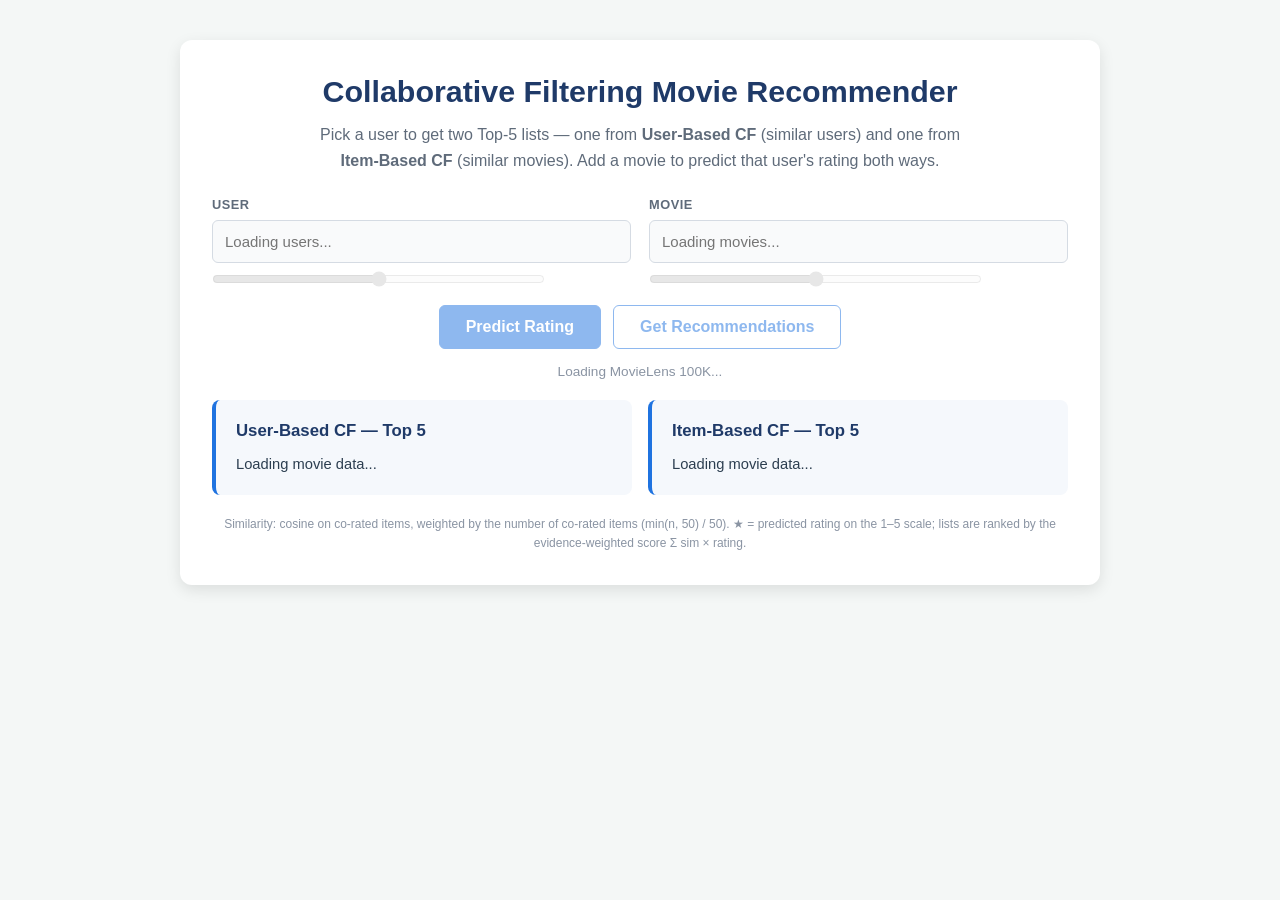
<file: index.html>
<!DOCTYPE html>
<html lang="en">
<head>
    <meta charset="UTF-8">
    <meta http-equiv="refresh" content="0; url=week3/">
    <title>Collaborative Filtering Movie Recommender</title>
</head>
<body>
    <p>Redirecting to <a href="week3/">the HW3 app</a>...</p>
</body>
</html>
</file>
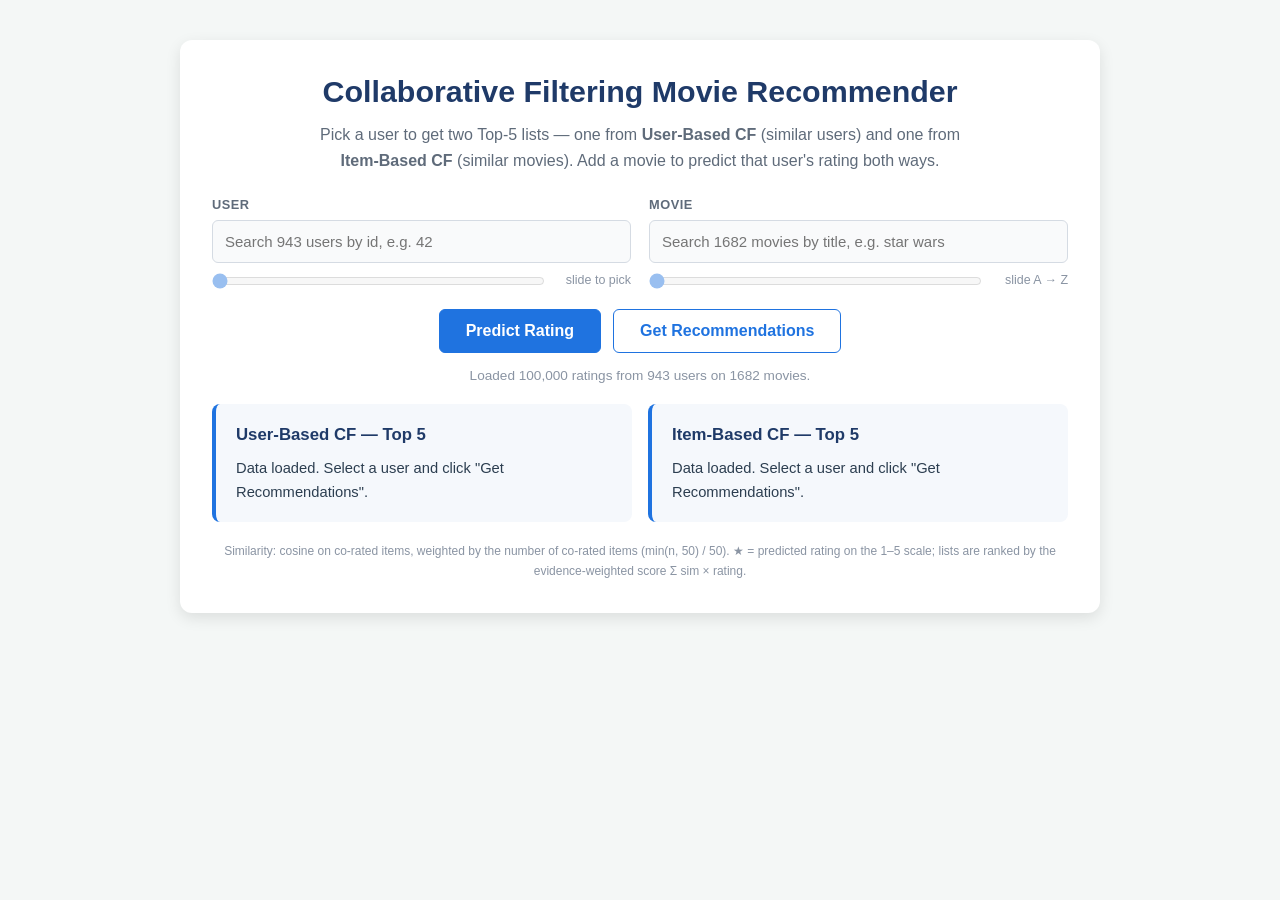
<file: week3/index.html>
<!DOCTYPE html>
<html lang="en">
<head>
    <meta charset="UTF-8">
    <meta name="viewport" content="width=device-width, initial-scale=1.0">
    <title>Collaborative Filtering Movie Recommender</title>
    <link rel="stylesheet" href="style.css">
</head>
<body>
    <div class="container">
        <h1>Collaborative Filtering Movie Recommender</h1>
        <p class="intro">Pick a user to get two Top-5 lists — one from <strong>User-Based CF</strong> (similar users) and one from <strong>Item-Based CF</strong> (similar movies). Add a movie to predict that user's rating both ways.</p>

        <!-- Each picker = search box with a scrollable list + a slider.
             The <select> elements required by the assignment stay in the DOM
             (visually hidden) and remain the single source of truth that
             getRecommendations() / predictRating() read from. -->
        <div class="controls">
            <div class="picker" data-select="user-select" data-noun="user">
                <label class="picker-label" for="user-select-search">User</label>
                <div class="combo">
                    <input type="search" id="user-select-search" class="combo-input" placeholder="Loading users..." autocomplete="off" disabled>
                    <button type="button" class="combo-clear" aria-label="Clear user selection" title="Clear selection" hidden>&times;</button>
                    <ul class="combo-list" role="listbox" hidden></ul>
                </div>
                <div class="slider-row">
                    <input type="range" class="picker-slider unset" aria-label="Slide through users" disabled>
                    <span class="slider-value"></span>
                </div>
                <select id="user-select" class="native-select" aria-hidden="true" tabindex="-1">
                    <option value="" disabled selected>Select User</option>
                </select>
            </div>
            <div class="picker" data-select="movie-select" data-noun="movie">
                <label class="picker-label" for="movie-select-search">Movie</label>
                <div class="combo">
                    <input type="search" id="movie-select-search" class="combo-input" placeholder="Loading movies..." autocomplete="off" disabled>
                    <button type="button" class="combo-clear" aria-label="Clear movie selection" title="Clear selection" hidden>&times;</button>
                    <ul class="combo-list" role="listbox" hidden></ul>
                </div>
                <div class="slider-row">
                    <input type="range" class="picker-slider unset" aria-label="Slide through movies (A to Z)" disabled>
                    <span class="slider-value"></span>
                </div>
                <select id="movie-select" class="native-select" aria-hidden="true" tabindex="-1">
                    <option value="" disabled selected>Select Movie</option>
                </select>
            </div>
        </div>
        <div class="buttons">
            <button id="predict-btn" onclick="predictRating()" disabled>Predict Rating</button>
            <button id="recommend-btn" onclick="getRecommendations()" disabled>Get Recommendations</button>
        </div>

        <p id="status" class="status">Loading MovieLens 100K...</p>

        <div id="prediction-result" class="prediction-card" hidden></div>

        <div id="result-box">
            <div class="result-column">
                <h2>User-Based CF — Top 5</h2>
                <div id="user-based-result"><p>Please wait, loading data...</p></div>
            </div>
            <div class="result-column">
                <h2>Item-Based CF — Top 5</h2>
                <div id="item-based-result"><p>Please wait, loading data...</p></div>
            </div>
        </div>

        <p class="footnote">Similarity: cosine on co-rated items, weighted by the number of co-rated items (min(n, 50) / 50). &#9733; = predicted rating on the 1–5 scale; lists are ranked by the evidence-weighted score &Sigma; sim &times; rating.</p>
    </div>

    <script src="data.js"></script>
    <script src="script.js"></script>
</body>
</html>
</file>
<file: week3/style.css>
* {
    margin: 0;
    padding: 0;
    box-sizing: border-box;
}

body {
    font-family: 'Helvetica', 'Arial', sans-serif;
    background-color: #f4f7f6;
    color: #333;
    line-height: 1.6;
    padding: 20px;
    display: flex;
    justify-content: center;
    align-items: flex-start;
    min-height: 100vh;
}

.container {
    background-color: white;
    border-radius: 12px;
    box-shadow: 0 5px 15px rgba(0, 0, 0, 0.1);
    padding: 32px;
    width: 100%;
    max-width: 920px;
    margin-top: 20px;
}

h1 {
    text-align: center;
    margin-bottom: 12px;
    color: #1f3a68;
    font-size: 1.9rem;
    line-height: 1.25;
}

.intro {
    text-align: center;
    margin: 0 auto 22px;
    max-width: 640px;
    color: #5f6b7a;
}

/* ---- controls ---------------------------------------------------------- */
.controls {
    display: grid;
    grid-template-columns: 1fr 1fr;
    gap: 18px;
    margin-bottom: 18px;
}

select {
    width: 100%;
    padding: 12px;
    border: 1px solid #d5dbe3;
    border-radius: 6px;
    font-size: 15px;
    background-color: #f9fafb;
    color: #333;
    transition: border-color 0.2s;
}

select:focus {
    border-color: #1f73e0;
    outline: none;
}

/* ---- pickers: search box + scrollable list + slider -------------------- */
.picker {
    position: relative;
    min-width: 0;
}

.picker-label {
    display: block;
    font-size: 0.8rem;
    font-weight: bold;
    color: #5f6b7a;
    text-transform: uppercase;
    letter-spacing: 0.04em;
    margin-bottom: 4px;
}

.combo {
    position: relative;
}

.combo-input {
    width: 100%;
    padding: 12px;
    border: 1px solid #d5dbe3;
    border-radius: 6px;
    font-size: 15px;
    font-family: inherit;
    background-color: #f9fafb;
    color: #333;
    transition: border-color 0.2s;
}

.combo-input {
    padding-right: 38px; /* room for the clear button */
}

/* hide the browser's own clear icon: it only erased the text */
.combo-input::-webkit-search-cancel-button {
    -webkit-appearance: none;
    appearance: none;
    display: none;
}

.combo-clear {
    position: absolute;
    top: 50%;
    right: 6px;
    transform: translateY(-50%);
    width: 28px;
    height: 28px;
    padding: 0;
    border: none;
    border-radius: 50%;
    background: transparent;
    color: #8a94a3;
    font-size: 20px;
    font-weight: normal;
    line-height: 28px;
    text-align: center;
}

.combo-clear:hover:not(:disabled) {
    background: #eef1f5;
    color: #1f3a68;
}

.combo-clear[hidden] {
    display: none;
}

.combo-input:focus {
    border-color: #1f73e0;
    background-color: #fff;
    outline: none;
}

.combo-list {
    position: absolute;
    top: calc(100% + 4px);
    left: 0;
    right: 0;
    z-index: 10;
    max-height: 280px;
    overflow-y: auto;
    list-style: none;
    background: #fff;
    border: 1px solid #d5dbe3;
    border-radius: 6px;
    box-shadow: 0 8px 20px rgba(31, 58, 104, 0.15);
    padding: 4px 0;
}

.combo-list li {
    padding: 7px 12px;
    font-size: 0.9rem;
    cursor: pointer;
    display: flex;
    justify-content: space-between;
    gap: 8px;
}

.combo-text {
    min-width: 0;
}

.combo-list li.active {
    background: #eaf2fd;
}

.combo-list li.chosen {
    font-weight: bold;
    color: #1f3a68;
}

.combo-list li.combo-empty {
    color: #8a94a3;
    cursor: default;
}

.combo-list mark {
    background: #fff1b8;
    color: inherit;
    border-radius: 2px;
}

.combo-badge {
    flex-shrink: 0;
    font-size: 0.75rem;
    color: #11643a;
    background: #e3f5ea;
    border-radius: 10px;
    padding: 1px 7px;
    align-self: center;
}

.slider-row {
    display: flex;
    align-items: center;
    gap: 10px;
    margin-top: 8px;
}

.picker-slider.unset {
    opacity: 0.45;
}

.picker-slider {
    flex: 1;
    min-width: 0;
    accent-color: #1f73e0;
    cursor: pointer;
}

.slider-value {
    font-size: 0.78rem;
    color: #8a94a3;
    white-space: nowrap;
    min-width: 76px;
    text-align: right;
}

/* the assignment's <select>s stay in the DOM as the source of truth */
.native-select {
    position: absolute !important;
    width: 1px !important;
    height: 1px !important;
    padding: 0 !important;
    border: 0 !important;
    overflow: hidden;
    clip: rect(0 0 0 0);
    white-space: nowrap;
}

.buttons {
    display: flex;
    justify-content: center;
    gap: 12px;
    flex-wrap: wrap;
}

button {
    padding: 12px 26px;
    background-color: #1f73e0;
    color: white;
    border: 1px solid #1f73e0;
    border-radius: 6px;
    font-size: 16px;
    font-weight: bold;
    cursor: pointer;
    transition: background-color 0.2s;
}

button:hover:not(:disabled) {
    background-color: #155bb5;
}

#recommend-btn {
    background-color: white;
    color: #1f73e0;
}

#recommend-btn:hover:not(:disabled) {
    background-color: #eaf2fd;
}

button:disabled {
    opacity: 0.5;
    cursor: wait;
}

.status {
    text-align: center;
    font-size: 0.85rem;
    color: #8a94a3;
    margin: 12px 0 18px;
}

.error {
    color: #c0392b;
}

/* ---- prediction card (mirrors the assignment mock-up) ------------------ */
.prediction-card {
    background: #fff;
    border: 1px solid #e3e8ef;
    border-left: 5px solid #1f73e0;
    border-radius: 8px;
    box-shadow: 0 2px 8px rgba(31, 58, 104, 0.08);
    padding: 18px 20px;
    margin-bottom: 22px;
}

.prediction-title {
    text-align: center;
    font-weight: bold;
    color: #1f3a68;
    margin-bottom: 10px;
}

.prediction-grid {
    display: grid;
    grid-template-columns: 1fr 1fr;
}

.prediction-cell {
    text-align: center;
    padding: 4px 10px;
}

.prediction-cell + .prediction-cell {
    border-left: 1px solid #e3e8ef;
}

.prediction-label {
    font-weight: bold;
    color: #1f3a68;
}

.prediction-value {
    font-size: 2.2rem;
    font-weight: bold;
    color: #1f3a68;
    line-height: 1.2;
}

.prediction-sub {
    color: #5f6b7a;
}

.prediction-evidence {
    font-size: 0.8rem;
    color: #8a94a3;
}

.note {
    text-align: center;
    font-size: 0.85rem;
    color: #5f6b7a;
    margin-top: 10px;
}

/* ---- Top-5 result columns ---------------------------------------------- */
#result-box {
    display: grid;
    grid-template-columns: 1fr 1fr;
    gap: 16px;
}

.result-column {
    background-color: #f5f8fc;
    padding: 18px 20px;
    border-radius: 8px;
    border-left: 4px solid #1f73e0;
}

.result-column h2 {
    font-size: 1.05rem;
    color: #1f3a68;
    margin-bottom: 8px;
}

.result-column p {
    color: #2c3e50;
    font-size: 0.92rem;
}

.rec-intro {
    margin-bottom: 8px;
}

.result-column ol {
    padding-left: 22px;
}

.result-column li {
    margin-bottom: 8px;
}

.rec-title {
    font-weight: bold;
    color: #1f3a68;
}

.rec-score {
    float: right;
    color: #1f73e0;
    font-weight: bold;
    margin-left: 8px;
}

.rec-detail {
    display: block;
    font-size: 0.78rem;
    color: #8a94a3;
}

.timing {
    font-size: 0.75rem;
    color: #8a94a3 !important;
    margin-top: 6px;
    text-align: right;
}

.footnote {
    font-size: 0.75rem;
    color: #8a94a3;
    text-align: center;
    margin-top: 20px;
}

@media (max-width: 640px) {
    .container {
        padding: 20px 16px;
    }

    .controls,
    #result-box,
    .prediction-grid {
        grid-template-columns: 1fr;
    }

    .prediction-cell + .prediction-cell {
        border-left: none;
        border-top: 1px solid #e3e8ef;
        margin-top: 8px;
        padding-top: 8px;
    }
}
</file>
